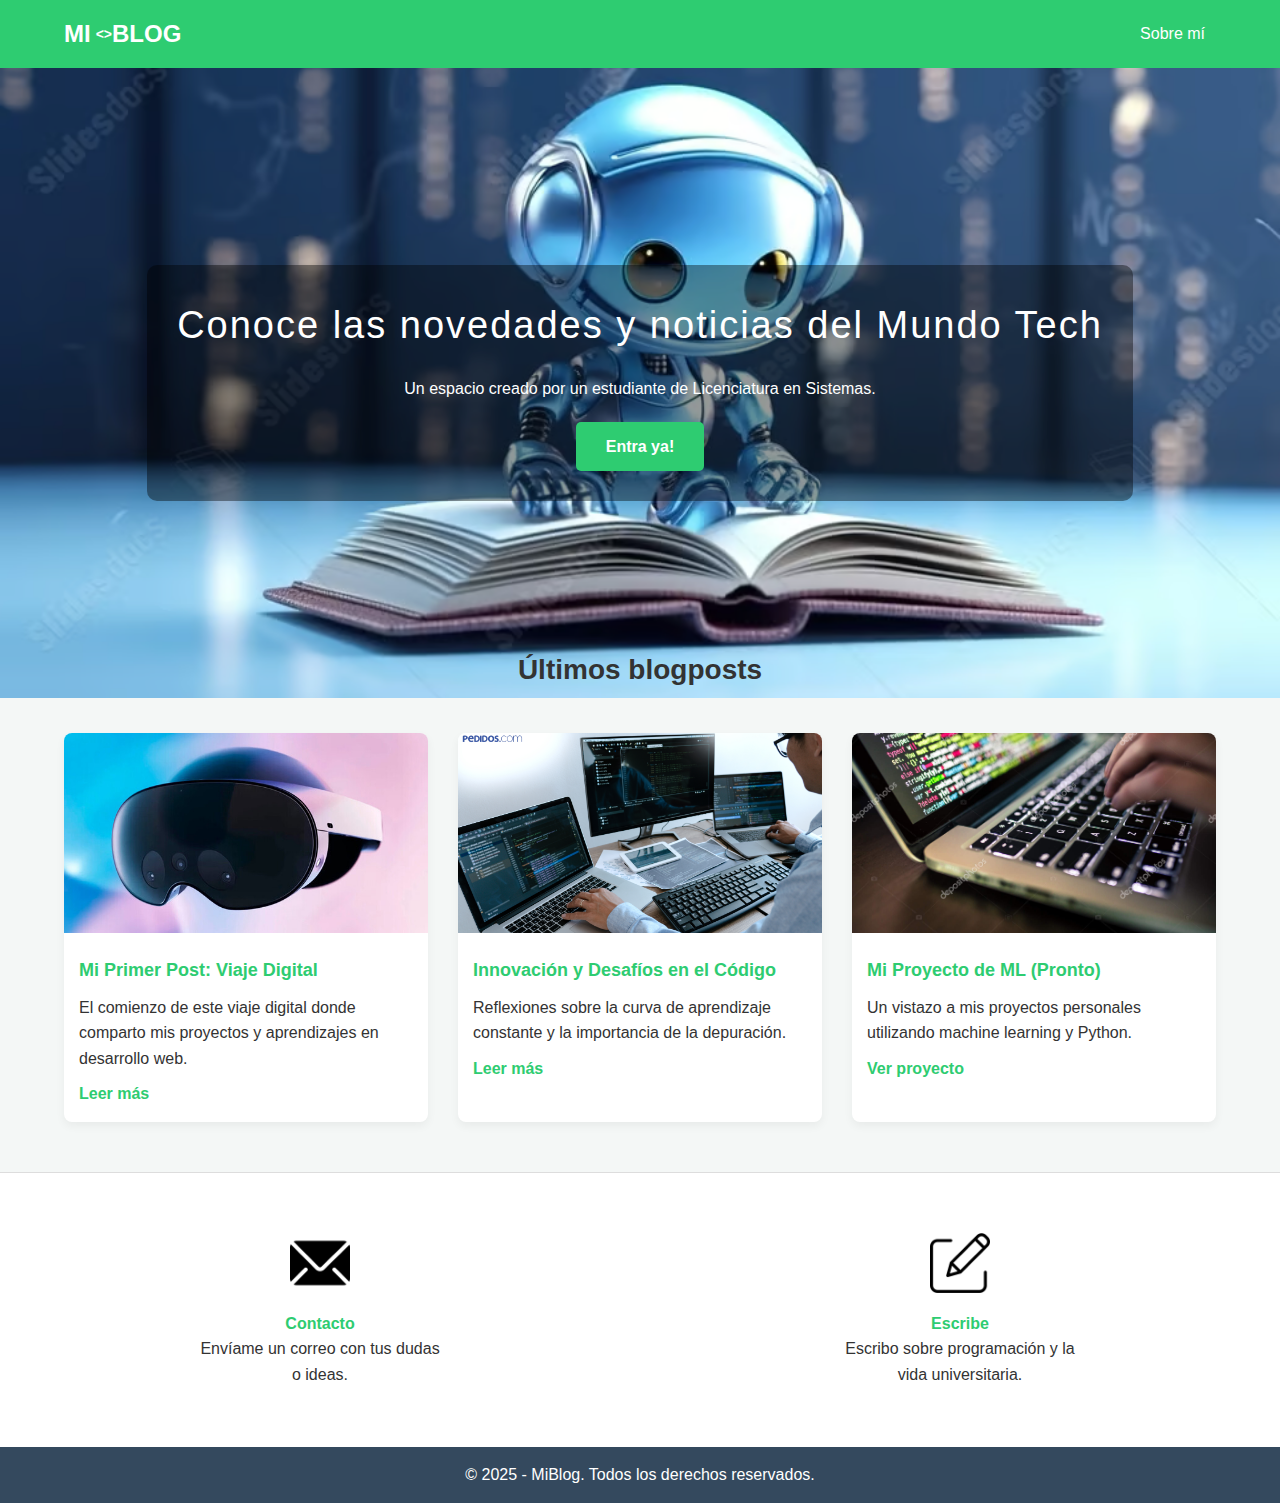
<file: Blog/index.html>
<!DOCTYPE html>
<html lang="es">
<head>
<meta charset="UTF-8">
<title>Inicio - MiBlog Tech</title>
<link rel="stylesheet" href="styles.css">
</head>
<body>

<header class="header shadow">
    <div class="contenedor nav-container">
        <h1 class="logo">MI <span style="font-size: 14px;">&lt;&gt;</span> BLOG</h1>
        <nav class="nav">
            <a href="perfil.html" target="_blank">Sobre mí</a>
        </nav>
    </div>
</header>

<section class="hero">
    <div class="hero-content fade-in">
        <h2>Conoce las novedades y noticias del Mundo Tech</h2>
        <p>Un espacio creado por un estudiante de Licenciatura en Sistemas.</p>
        <a href="#posts" class="btn-primario">Entra ya!</a>
    </div>
</section>

<section class="posts-grid" id="posts">
    <div class="contenedor">
        <h3>Últimos blogposts</h3>
        
        <div class="grid-container">
            <article class="post-card">
                <img src="img/post-img-1.png" alt="Persona usando gafas VR">
                <div class="post-info">
                    <h4>Mi Primer Post: Viaje Digital</h4>
                    <p>El comienzo de este viaje digital donde comparto mis proyectos y aprendizajes en desarrollo web.</p>
                    <a href="post1.html">Leer más</a>
                </div>
            </article>

            <article class="post-card">
                <img src="img/Post-img-2.png" alt="Escritorio de trabajo con laptop">
                <div class="post-info">
                    <h4>Innovación y Desafíos en el Código</h4>
                    <p>Reflexiones sobre la curva de aprendizaje constante y la importancia de la depuración.</p>
                    <a href="post2.html">Leer más</a>
                </div>
            </article>
            
            <article class="post-card">
                 <img src="img/Post-img-3.png" alt="Mano escribiendo código">
                <div class="post-info">
                    <h4>Mi Proyecto de ML (Pronto)</h4>
                    <p>Un vistazo a mis proyectos personales utilizando machine learning y Python.</p>
                    <a href="post-ml.html">Ver proyecto</a>
                </div>
            </article>
        </div>
    </div>
</section>

<section class="contacto">
    <div class="item-contacto">
        <img src="img/icon-mail.png" alt="Icono de email">
        <h4>Contacto</h4>
        <p>Envíame un correo con tus dudas o ideas.</p>
    </div>
    <div class="item-contacto">
        <img src="img/icon-write.png" alt="Icono de escribir">
        <h4>Escribe</h4>
        <p>Escribo sobre programación y la vida universitaria.</p>
    </div>
</section>

<footer class="footer">
    <p>© 2025 - MiBlog. Todos los derechos reservados.</p>
</footer>

</body>
</file>
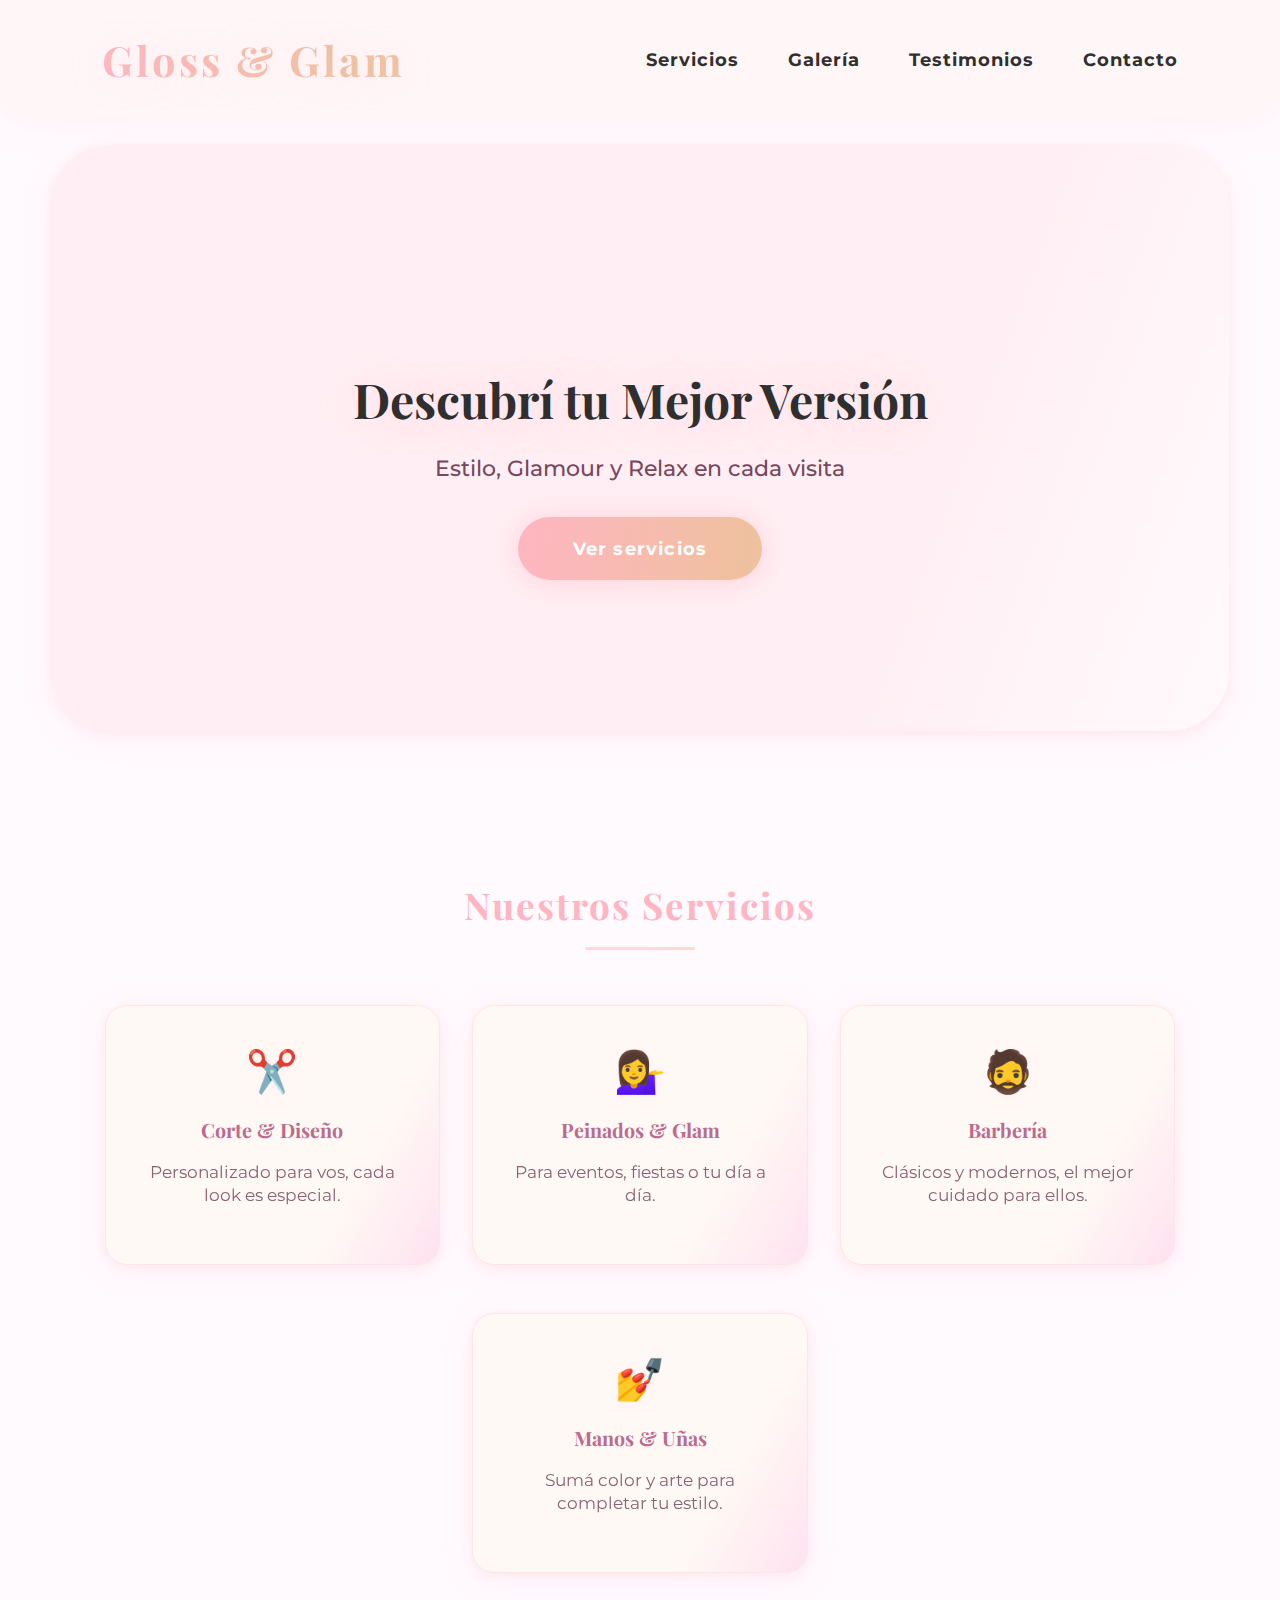
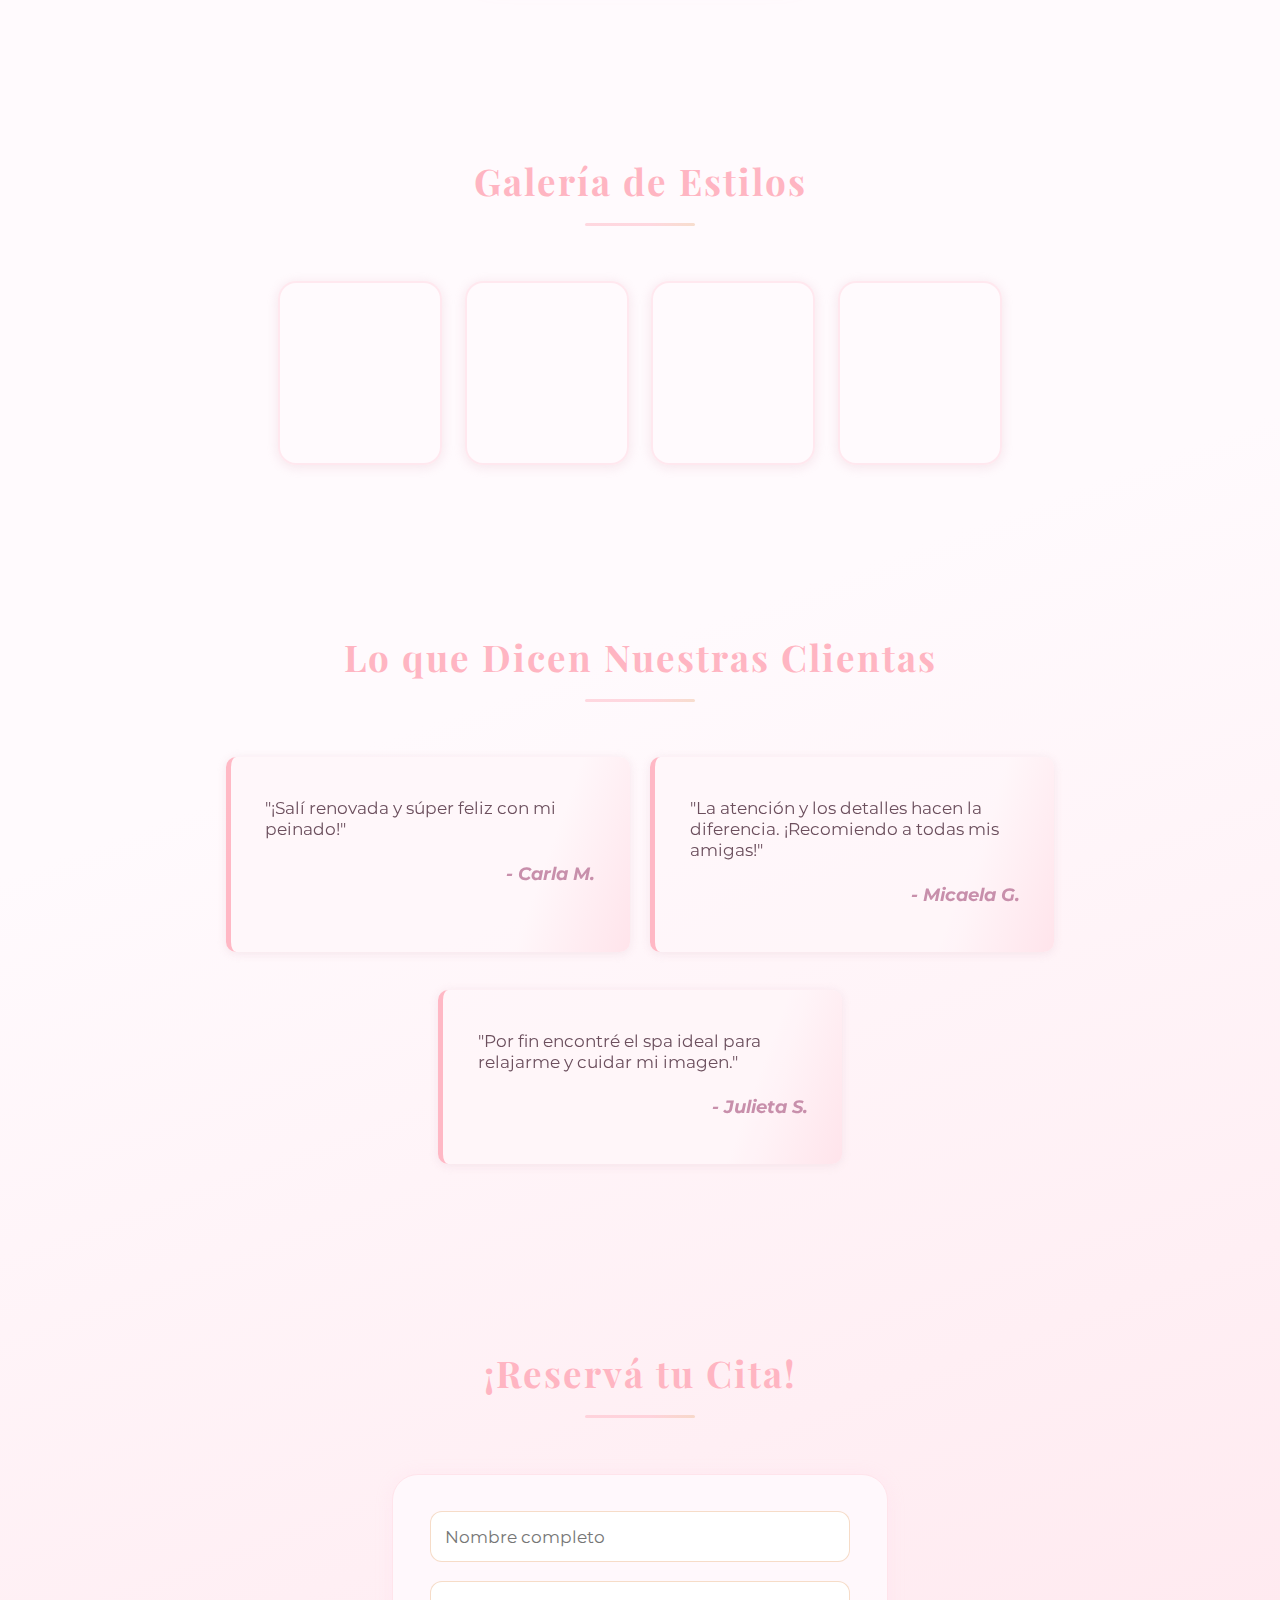
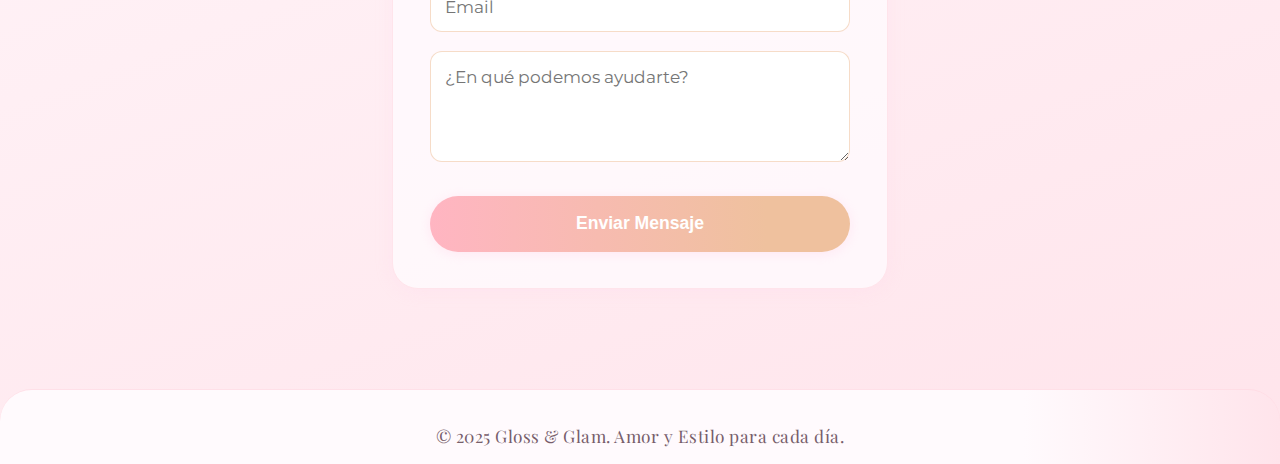
<file: Peluqueria/index.html>
<!DOCTYPE html>
<html lang="es">
<head>
    <meta charset="UTF-8">
    <title>Gloss & Glam - SPA</title>
    <link rel="stylesheet" href="styles.css">
    <!-- Google Fonts - Montserrat & Playfair Display -->
    <link href="https://fonts.googleapis.com/css2?family=Montserrat:wght@400;700&family=Playfair+Display:wght@700&display=swap" rel="stylesheet">
    <meta name="viewport" content="width=device-width, initial-scale=1.0">
</head>
<body>
    <header>
        <div class="logo"><span>Gloss & Glam</span></div>
        <nav>
            <a href="#servicios">Servicios</a>
            <a href="#galeria">Galería</a>
            <a href="#testimonios">Testimonios</a>
            <a href="#contacto">Contacto</a>
        </nav>
    </header>

    <section class="hero">
        <div class="hero-overlay"></div>
        <div class="hero-content">
            <h1>Descubrí tu Mejor Versión</h1>
            <p class="hero-sub">Estilo, Glamour y Relax en cada visita</p>
            <a href="#servicios" class="cta-btn">Ver servicios</a>
        </div>
    </section>

    <section id="servicios" class="servicios">
        <h2 class="section-title">Nuestros Servicios</h2>
        <div class="servicio-lista">
            <div class="servicio-item">
                <div class="servicio-icono">✂️</div>
                <h3>Corte & Diseño</h3>
                <p>Personalizado para vos, cada look es especial.</p>
            </div>
            <div class="servicio-item">
                <div class="servicio-icono">💁‍♀️</div>
                <h3>Peinados & Glam</h3>
                <p>Para eventos, fiestas o tu día a día.</p>
            </div>
            <div class="servicio-item">
                <div class="servicio-icono">🧔</div>
                <h3>Barbería</h3>
                <p>Clásicos y modernos, el mejor cuidado para ellos.</p>
            </div>
            <div class="servicio-item">
                <div class="servicio-icono">💅</div>
                <h3>Manos & Uñas</h3>
                <p>Sumá color y arte para completar tu estilo.</p>
            </div>
        </div>
    </section>

    <section id="galeria" class="galeria">
        <h2 class="section-title">Galería de Estilos</h2>
        <div class="galeria-imagenes">
            <div class="galeria-img" style="background-image:url('https://images.unsplash.com/photo-1517841905240-472988babdf9?fit=crop&w=400&q=80');"></div>
            <div class="galeria-img" style="background-image:url('https://images.unsplash.com/photo-1506744038136-46273834b3fb?fit=crop&w=400&q=80');"></div>
            <div class="galeria-img" style="background-image:url('https://images.unsplash.com/photo-1510414696678-2415ad8474aa?fit=crop&w=400&q=80');"></div>
            <div class="galeria-img" style="background-image:url('https://images.unsplash.com/photo-1503342217505-b0a15ec3261c?fit=crop&w=400&q=80');"></div>
        </div>
    </section>

    <section id="testimonios" class="testimonios">
        <h2 class="section-title">Lo que Dicen Nuestras Clientas</h2>
        <div class="testimonios-lista">
            <div class="testimonio-item">
                <p>"¡Salí renovada y súper feliz con mi peinado!"</p>
                <h4>- Carla M.</h4>
            </div>
            <div class="testimonio-item">
                <p>"La atención y los detalles hacen la diferencia. ¡Recomiendo a todas mis amigas!"</p>
                <h4>- Micaela G.</h4>
            </div>
            <div class="testimonio-item">
                <p>"Por fin encontré el spa ideal para relajarme y cuidar mi imagen."</p>
                <h4>- Julieta S.</h4>
            </div>
        </div>
    </section>

    <section id="contacto" class="contacto">
        <h2 class="section-title">¡Reservá tu Cita!</h2>
        <form>
            <input type="text" placeholder="Nombre completo" required>
            <input type="email" placeholder="Email" required>
            <textarea placeholder="¿En qué podemos ayudarte?" required></textarea>
            <button type="submit">Enviar Mensaje</button>
        </form>
    </section>

    <footer>
        <div>© 2025 Gloss & Glam. Amor y Estilo para cada día.</div>
    </footer>
</body>
</html>
</file>
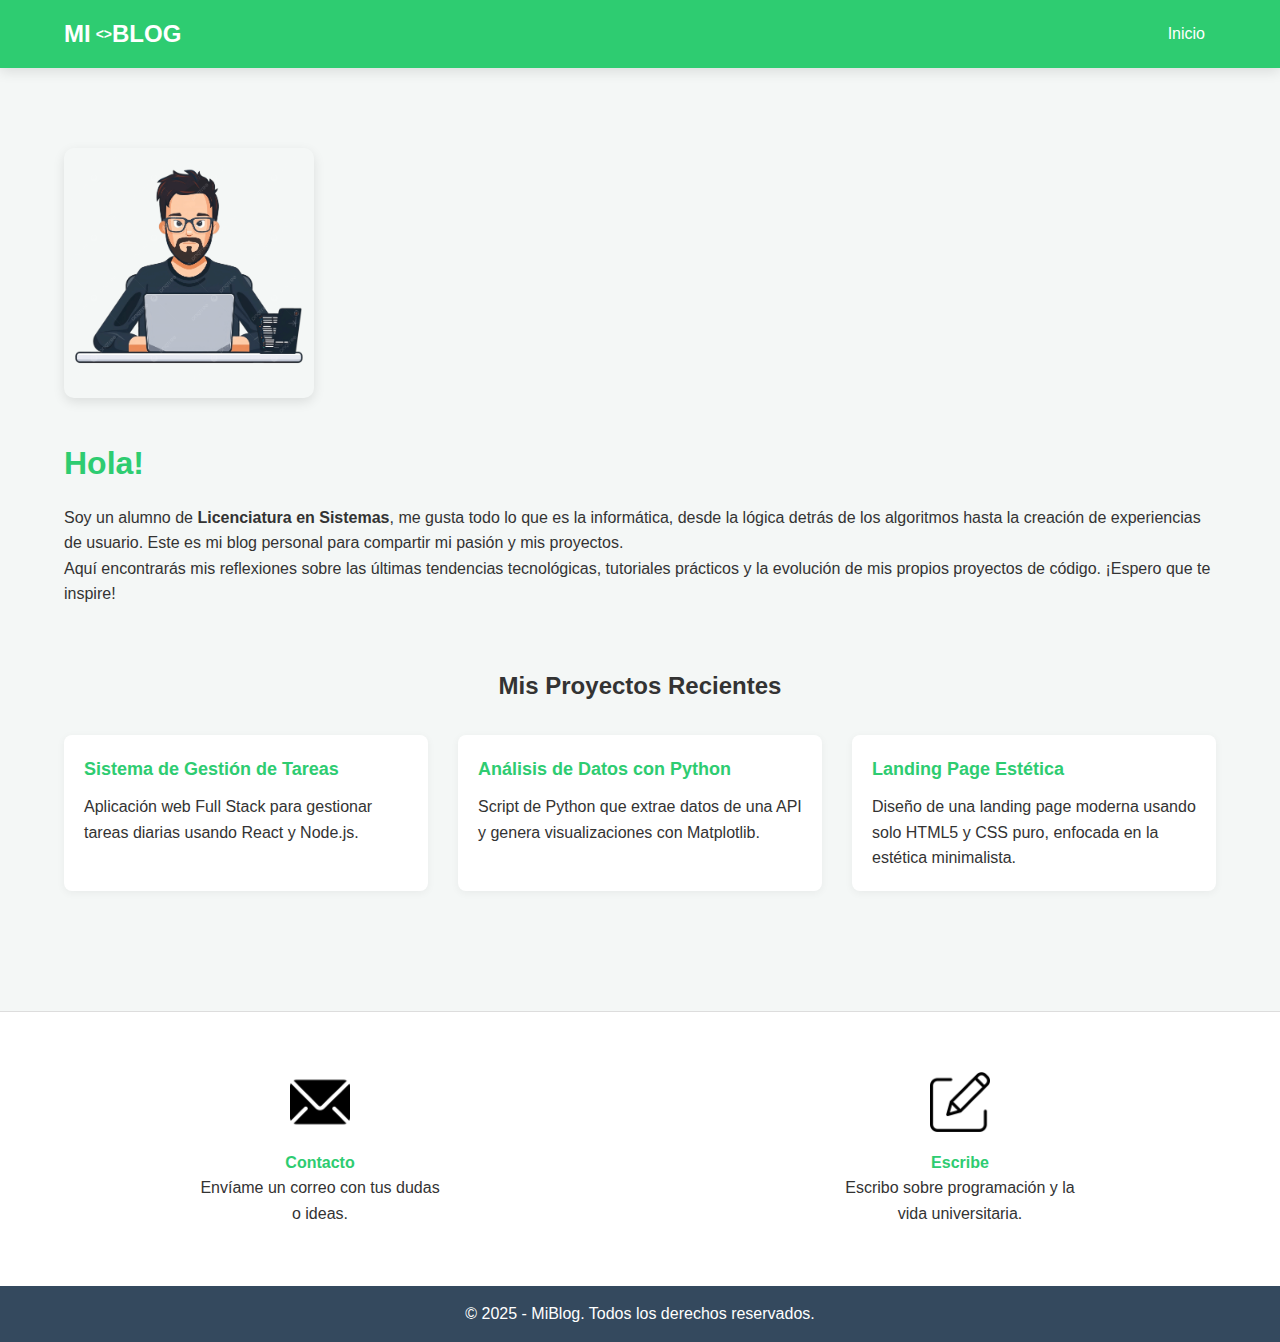
<file: Blog/perfil.html>
<!DOCTYPE html>
<html lang="es">
<head>
<meta charset="UTF-8">
<title>Sobre mí - MiBlog Tech</title>
<link rel="stylesheet" href="styles.css">
</head>
<body>

<header class="header shadow">
    <div class="contenedor nav-container">
        <h1 class="logo">MI <span style="font-size: 14px;">&lt;&gt;</span> BLOG</h1>
        <nav class="nav">
            <a href="index.html">Inicio</a>
        </nav>
    </div>
</header>

<section class="perfil-seccion">
    <div class="contenedor">
        <div class="perfil-content">
            <img src="img/Perfil-dev.png" alt="Ilustración de un desarrollador" class="perfil-img shadow">
            <div class="perfil-info">
                <h2>Hola!</h2>
                <p>Soy un alumno de <b>Licenciatura en Sistemas</b>, me gusta todo lo que es la informática, desde la lógica detrás de los algoritmos hasta la creación de experiencias de usuario. Este es mi blog personal para compartir mi pasión y mis proyectos.</p>
                <p>Aquí encontrarás mis reflexiones sobre las últimas tendencias tecnológicas, tutoriales prácticos y la evolución de mis propios proyectos de código. ¡Espero que te inspire!</p>
            </div>
        </div>

        <div class="proyectos-grid">
            <h3>Mis Proyectos Recientes</h3>
            
            <div class="grid-container">
                <div class="proyecto-card">
                    <h4>Sistema de Gestión de Tareas</h4>
                    <p>Aplicación web Full Stack para gestionar tareas diarias usando React y Node.js.</p>
                </div>

                <div class="proyecto-card">
                    <h4>Análisis de Datos con Python</h4>
                    <p>Script de Python que extrae datos de una API y genera visualizaciones con Matplotlib.</p>
                </div>

                <div class="proyecto-card">
                    <h4>Landing Page Estética</h4>
                    <p>Diseño de una landing page moderna usando solo HTML5 y CSS puro, enfocada en la estética minimalista.</p>
                </div>
            </div>
        </div>
    </div>
</section>

<section class="contacto">
    <div class="item-contacto">
        <img src="img/icon-mail.png" alt="Icono de email">
        <h4>Contacto</h4>
        <p>Envíame un correo con tus dudas o ideas.</p>
    </div>
    <div class="item-contacto">
        <img src="img/icon-write.png" alt="Icono de escribir">
        <h4>Escribe</h4>
        <p>Escribo sobre programación y la vida universitaria.</p>
    </div>
</section>

<footer class="footer">
    <p>© 2025 - MiBlog. Todos los derechos reservados.</p>
</footer>

</body>
</html>
</file>
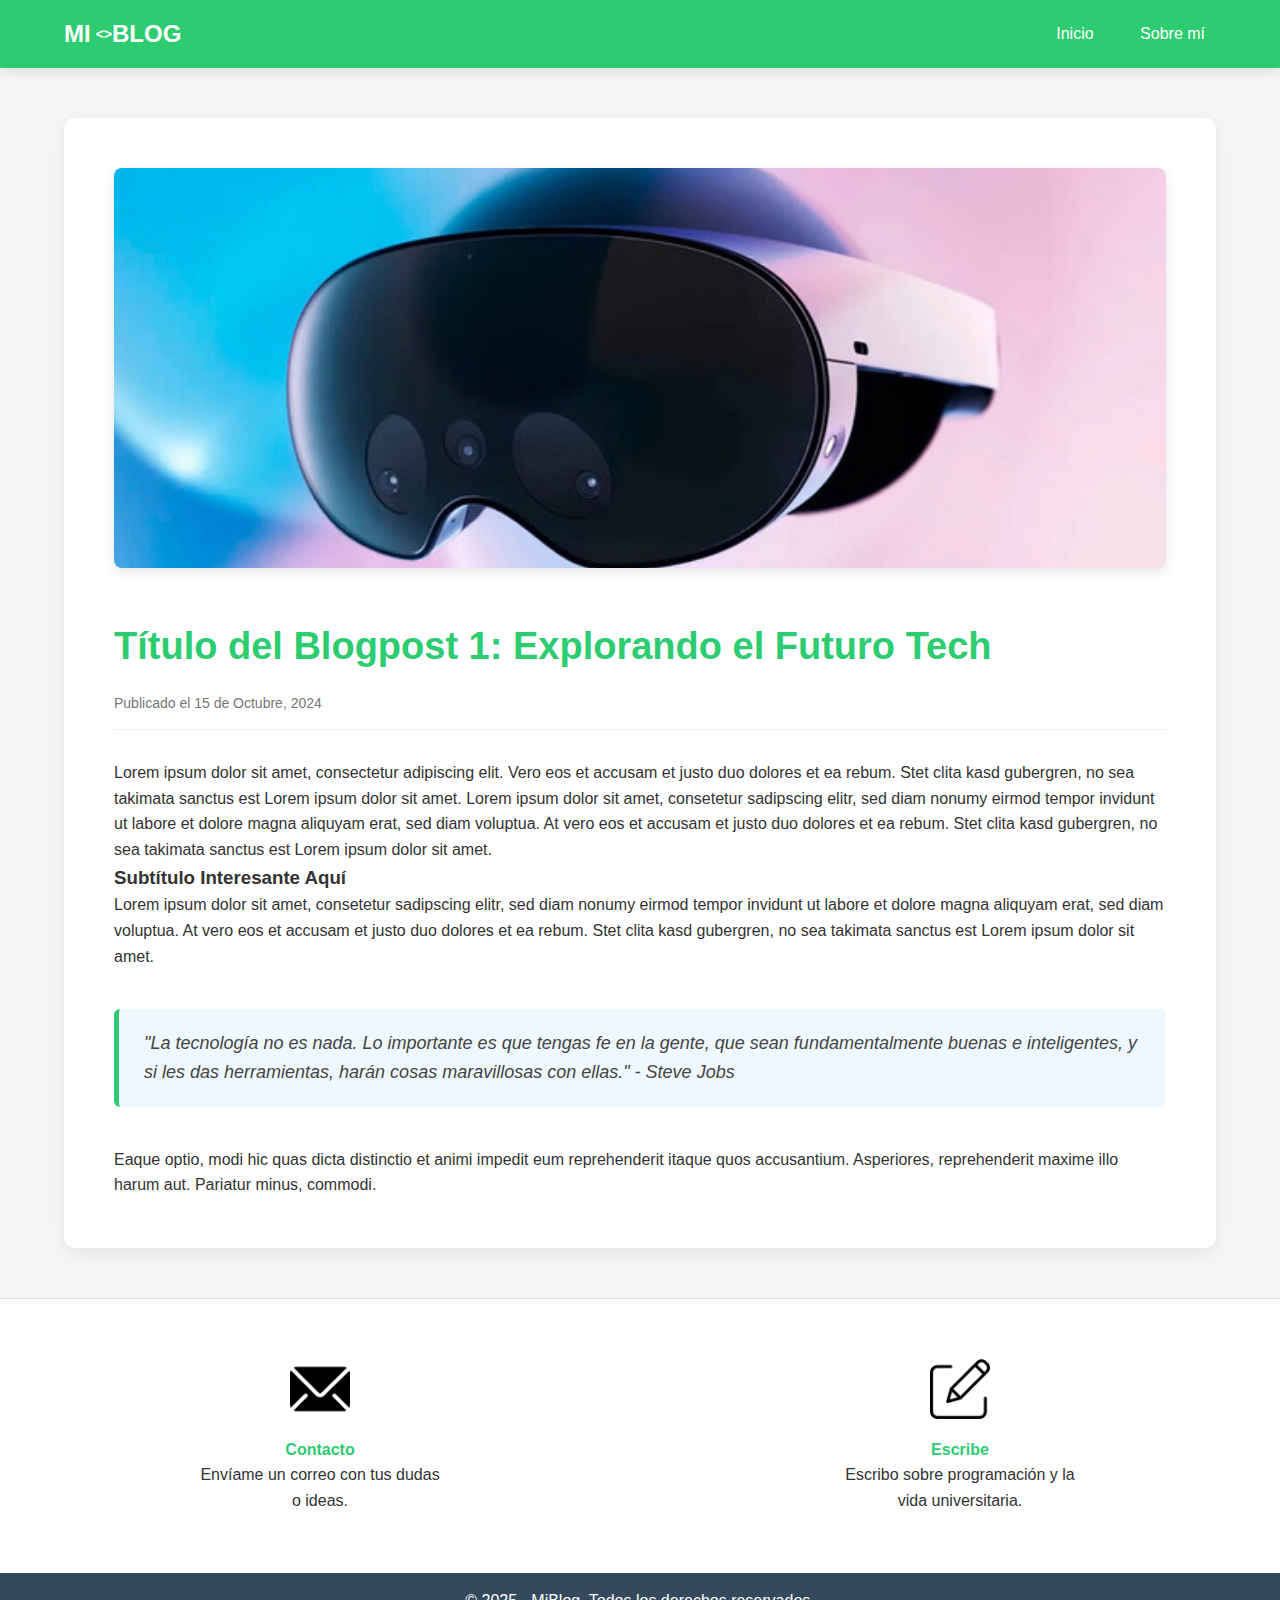
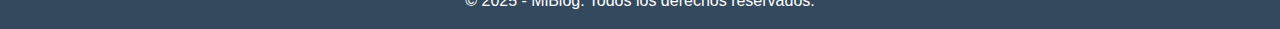
<file: Blog/post1.html>
<!DOCTYPE html>
<html lang="es">
<head>
<meta charset="UTF-8">
<title>Mi Primer Post - MiBlog Tech</title>
<link rel="stylesheet" href="styles.css">
</head>
<body>

<header class="header shadow">
    <div class="contenedor nav-container">
        <h1 class="logo">MI <span style="font-size: 14px;">&lt;&gt;</span> BLOG</h1>
        <nav class="nav">
            <a href="index.html">Inicio</a>
            <a href="perfil.html" target="_blank">Sobre mí</a>
        </nav>
    </div>
</header>

<section class="blogpost-contenido contenedor">
    <img src="img/post-img-1.png" alt="Imagen destacada del blogpost" class="blogpost-principal-img shadow">
    <h2>Título del Blogpost 1: Explorando el Futuro Tech</h2>
    <p class="blogpost-fecha">Publicado el 15 de Octubre, 2024</p>

    <p>Lorem ipsum dolor sit amet, consectetur adipiscing elit. Vero eos et accusam et justo duo dolores et ea rebum. Stet clita kasd gubergren, no sea takimata sanctus est Lorem ipsum dolor sit amet. Lorem ipsum dolor sit amet, consetetur sadipscing elitr, sed diam nonumy eirmod tempor invidunt ut labore et dolore magna aliquyam erat, sed diam voluptua. At vero eos et accusam et justo duo dolores et ea rebum. Stet clita kasd gubergren, no sea takimata sanctus est Lorem ipsum dolor sit amet.</p>

    <h3>Subtítulo Interesante Aquí</h3>
    <p>Lorem ipsum dolor sit amet, consetetur sadipscing elitr, sed diam nonumy eirmod tempor invidunt ut labore et dolore magna aliquyam erat, sed diam voluptua. At vero eos et accusam et justo duo dolores et ea rebum. Stet clita kasd gubergren, no sea takimata sanctus est Lorem ipsum dolor sit amet.</p>
    
    <blockquote>
        "La tecnología no es nada. Lo importante es que tengas fe en la gente, que sean fundamentalmente buenas e inteligentes, y si les das herramientas, harán cosas maravillosas con ellas." - Steve Jobs
    </blockquote>

    <p>Eaque optio, modi hic quas dicta distinctio et animi impedit eum reprehenderit itaque quos accusantium. Asperiores, reprehenderit maxime illo harum aut. Pariatur minus, commodi.</p>
</section>

<section class="contacto">
    <div class="item-contacto">
        <img src="img/icon-mail.png" alt="Icono de email">
        <h4>Contacto</h4>
        <p>Envíame un correo con tus dudas o ideas.</p>
    </div>
    <div class="item-contacto">
        <img src="img/icon-write.png" alt="Icono de escribir">
        <h4>Escribe</h4>
        <p>Escribo sobre programación y la vida universitaria.</p>
    </div>
</section>

<footer class="footer">
    <p>© 2025 - MiBlog. Todos los derechos reservados.</p>
</footer>

</body>
</html>
</file>
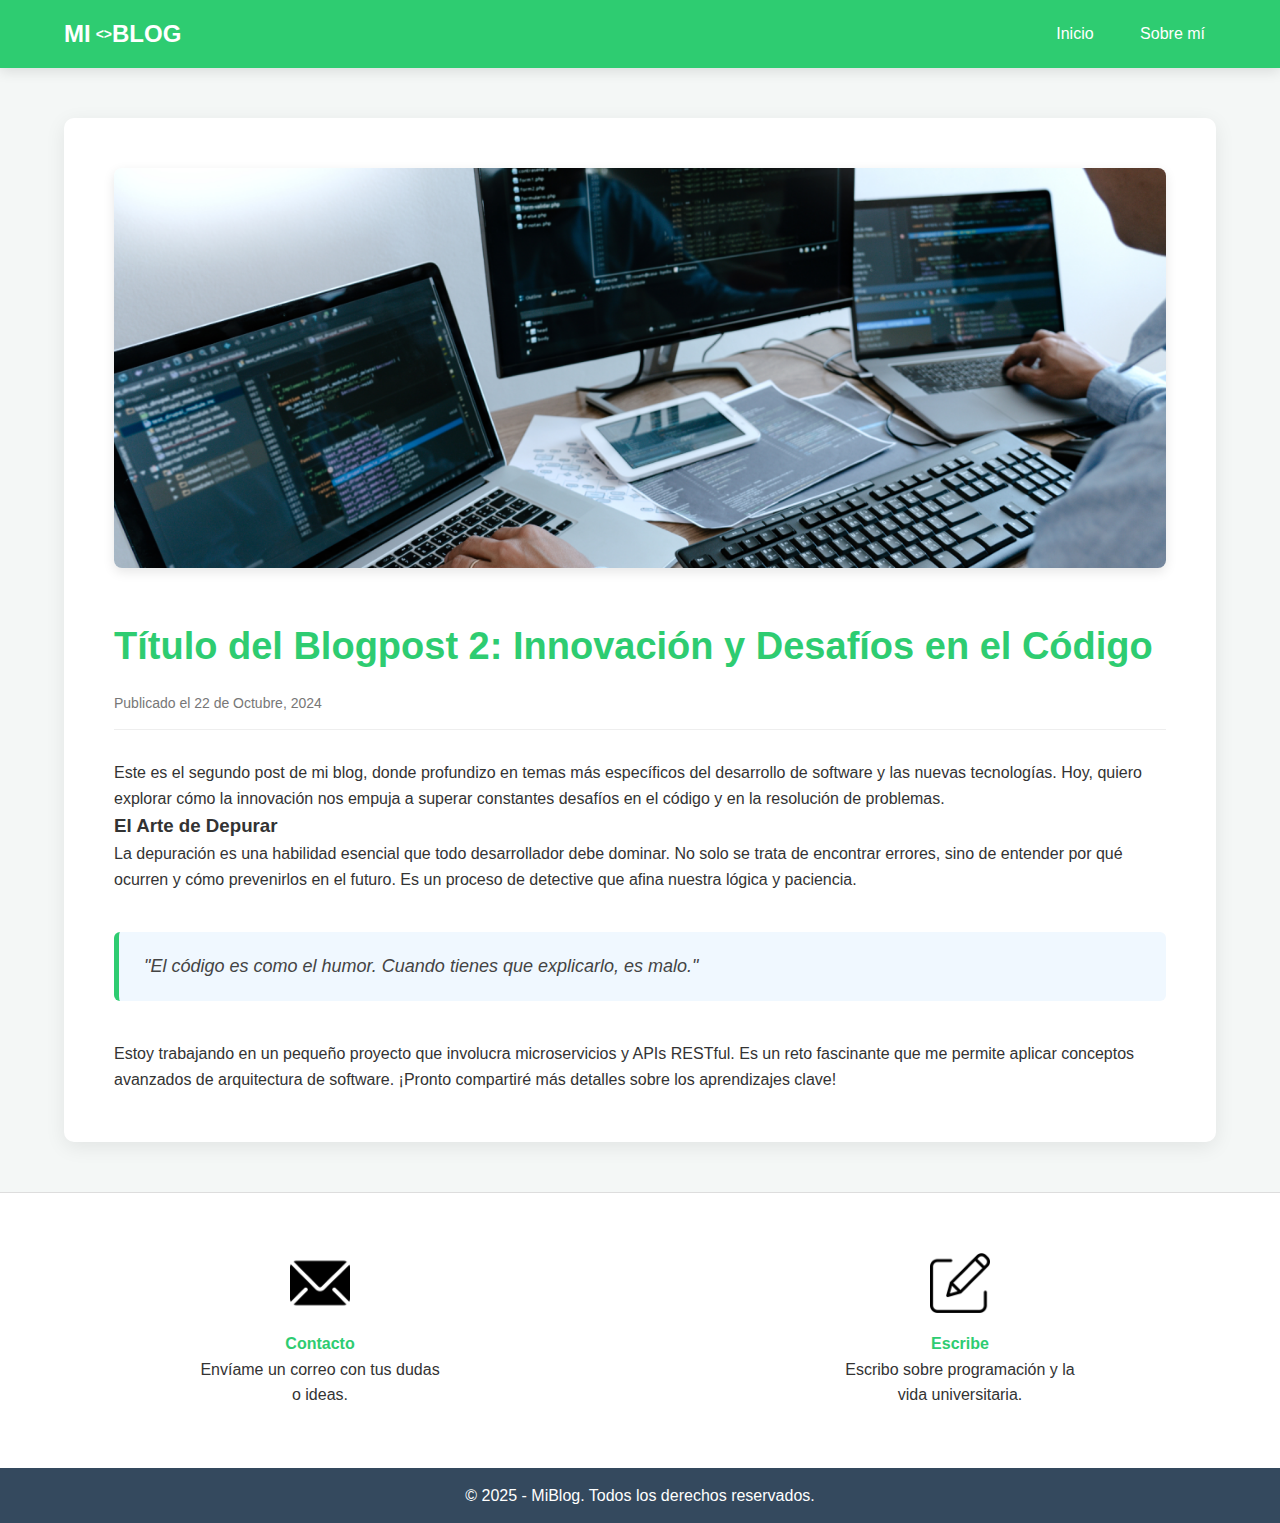
<file: Blog/post2.html>
<!DOCTYPE html>
<html lang="es">
<head>
<meta charset="UTF-8">
<title>Segundo Post - MiBlog Tech</title>
<link rel="stylesheet" href="styles.css">
</head>
<body>

<header class="header shadow">
    <div class="contenedor nav-container">
        <h1 class="logo">MI <span style="font-size: 14px;">&lt;&gt;</span> BLOG</h1>
        <nav class="nav">
            <a href="index.html">Inicio</a>
            <a href="perfil.html" target="_blank">Sobre mí</a>
        </nav>
    </div>
</header>

<section class="blogpost-contenido contenedor">
    <img src="img/Post-img-2.png" alt="Imagen destacada del blogpost" class="blogpost-principal-img shadow">
    <h2>Título del Blogpost 2: Innovación y Desafíos en el Código</h2>
    <p class="blogpost-fecha">Publicado el 22 de Octubre, 2024</p>

    <p>Este es el segundo post de mi blog, donde profundizo en temas más específicos del desarrollo de software y las nuevas tecnologías. Hoy, quiero explorar cómo la innovación nos empuja a superar constantes desafíos en el código y en la resolución de problemas.</p>

    <h3>El Arte de Depurar</h3>
    <p>La depuración es una habilidad esencial que todo desarrollador debe dominar. No solo se trata de encontrar errores, sino de entender por qué ocurren y cómo prevenirlos en el futuro. Es un proceso de detective que afina nuestra lógica y paciencia.</p>
    
    <blockquote>
        "El código es como el humor. Cuando tienes que explicarlo, es malo."
    </blockquote>

    <p>Estoy trabajando en un pequeño proyecto que involucra microservicios y APIs RESTful. Es un reto fascinante que me permite aplicar conceptos avanzados de arquitectura de software. ¡Pronto compartiré más detalles sobre los aprendizajes clave!</p>
</section>

<section class="contacto">
    <div class="item-contacto">
        <img src="img/icon-mail.png" alt="Icono de email">
        <h4>Contacto</h4>
        <p>Envíame un correo con tus dudas o ideas.</p>
    </div>
    <div class="item-contacto">
        <img src="img/icon-write.png" alt="Icono de escribir">
        <h4>Escribe</h4>
        <p>Escribo sobre programación y la vida universitaria.</p>
    </div>
</section>

<footer class="footer">
    <p>© 2025 - MiBlog. Todos los derechos reservados.</p>
</footer>

</body>
</html>
</file>
<file: Blog/styles.css>
* {
    margin: 0;
    padding: 0;
    box-sizing: border-box;
}

:root {
    /* Turquesa/Verde usado en las maquetas para el header y botones */
    --color-nuevo: #2ecc71; 
    --color-texto: #333;
    --color-fondo: #f4f7f6; /* Fondo gris claro */
}

body {
    font-family: 'Segoe UI', Tahoma, Geneva, Verdana, sans-serif;
    background: var(--color-fondo);
    color: var(--color-texto);
    line-height: 1.6;
}

/* UTILIDADES */
.shadow {
    box-shadow: 0 4px 12px rgba(0,0,0,0.1);
}

.contenedor {
    width: 90%;
    max-width: 1200px;
    margin: auto;
}

/* HEADER Y NAVEGACIÓN */
.header {
    background: var(--color-nuevo); /* Color de cabecera turquesa */
    padding: 15px 0;
}

.nav-container {
    display: flex;
    align-items: center;
    justify-content: space-between;
}

.logo {
    color: white;
    font-size: 24px;
    font-weight: 700;
    display: flex;
    align-items: center;
}

.logo span { color: #fff; margin-left: 5px; font-size: 30px; }

.nav a {
    color: white;
    margin-left: 20px;
    text-decoration: none;
    font-weight: 500;
    padding: 5px 10px;
    border: 1px solid transparent;
    transition: 0.3s;
}

.nav a:hover { 
    border-color: white;
    border-radius: 5px;
}

/* HERO (PÁGINA DE INICIO) */
.hero {
    /* RUTA CORREGIDA: Apuntando a hero-robot.avif */
    background: url('img/hero-robot.avif') no-repeat center center/cover;
    height: 70vh;
    display: flex;
    align-items: center;
    justify-content: center;
    text-align: center;
    color: white;
}

.hero-content {
    padding: 30px;
    background: rgba(0, 0, 0, 0.4);
    border-radius: 10px;
}

.hero h2 {
    font-size: 38px;
    margin-bottom: 20px;
    font-weight: 300;
    letter-spacing: 2px;
}

.btn-primario {
    display: inline-block;
    margin-top: 20px;
    padding: 12px 30px;
    background: var(--color-nuevo);
    color: white;
    border-radius: 5px;
    text-decoration: none;
    font-weight: bold;
    transition: 0.3s;
}

.btn-primario:hover {
    background: #27ae60;
}

/* SECCIÓN BLOGS (index.html) */
.posts-grid {
    padding: 50px 0;
    margin-top: -100px; 
}

.posts-grid h3 {
    text-align: center;
    margin-bottom: 40px;
    font-size: 28px;
    color: var(--color-texto);
}

.grid-container {
    display: grid;
    gap: 30px;
    grid-template-columns: repeat(auto-fit, minmax(300px, 1fr));
}

.post-card {
    background: white;
    border-radius: 8px;
    overflow: hidden;
    box-shadow: 0 4px 10px rgba(0,0,0,0.05);
    transition: 0.3s;
}

.post-card:hover {
    transform: translateY(-5px);
    box-shadow: 0 8px 20px rgba(0,0,0,0.15);
}

.post-card img {
    width: 100%;
    height: 200px;
    object-fit: cover;
}

.post-info {
    padding: 15px;
}

.post-info h4 {
    color: var(--color-nuevo);
    margin-bottom: 10px;
    font-size: 18px;
}

.post-info a {
    display: inline-block;
    color: var(--color-nuevo);
    text-decoration: none;
    font-weight: bold;
    margin-top: 10px;
}

/* PERFIL (SOBRE MÍ) */
.perfil-seccion {
    padding: 80px 0;
}

.perfil-content {
    display: flex;
    gap: 40px;
    align-items: center;
    margin-bottom: 60px;
    flex-wrap: wrap; 
}

.perfil-img {
    width: 250px;
    height: 250px;
    object-fit: cover;
    border-radius: 10px; 
    flex-shrink: 0;
}

.perfil-info h2 {
    color: var(--color-nuevo);
    font-size: 32px;
    margin-bottom: 15px;
}

.proyectos-grid {
    text-align: center;
    margin-bottom: 40px;
}

.proyectos-grid h3 {
    font-size: 24px;
    color: var(--color-texto);
    margin-bottom: 30px;
}

.proyecto-card {
    background: white;
    padding: 20px;
    border-radius: 8px;
    text-align: left;
    box-shadow: 0 2px 8px rgba(0,0,0,0.05);
}

.proyecto-card h4 {
    color: var(--color-nuevo);
    margin-bottom: 10px;
    font-size: 18px;
}

/* BLOGPOSTS INDIVIDUALES */
.blogpost-contenido {
    background: white;
    padding: 50px;
    margin: 50px auto;
    border-radius: 10px;
    box-shadow: 0 5px 20px rgba(0,0,0,0.08);
}

.blogpost-principal-img {
    width: 100%;
    max-height: 400px;
    object-fit: cover;
    border-radius: 8px;
    margin-bottom: 40px;
}

.blogpost-contenido h2 {
    color: var(--color-nuevo);
    font-size: 38px;
    margin-bottom: 15px;
}

.blogpost-fecha {
    color: #777;
    font-size: 14px;
    margin-bottom: 30px;
    display: block;
    border-bottom: 1px solid #eee;
    padding-bottom: 15px;
}

blockquote {
    background: #f0f8ff; 
    border-left: 5px solid var(--color-nuevo); 
    padding: 20px 25px;
    margin: 40px 0;
    font-style: italic;
    color: #444;
    border-radius: 6px;
    font-size: 18px;
}


/* SECCIÓN DE CONTACTO */
.contacto {
    background: white;
    padding: 40px 0;
    border-top: 1px solid #ddd;
    display: flex;
    justify-content: space-around;
    align-items: center;
    flex-wrap: wrap;
}

.item-contacto {
    text-align: center;
    max-width: 250px;
    margin: 20px;
}

.item-contacto h4 {
    color: var(--color-nuevo);
    margin-top: 10px;
}

.item-contacto img {
    width: 60px;
}

/* FOOTER */
.footer {
    background: #34495e; 
    color: white;
    text-align: center;
    padding: 15px;
}
</file>
<file: Peluqueria/styles.css>
/* Fuentes y variables */
:root {
  --rosa: #ffb5c2;
  --rosa-claro: #ffe4eb;
  --champagne: #fbeed7;
  --dorado: #efc19e;
  --gris-osc: #302f2f;
  --shadow: 0 6px 24px #ffc9e540, 0 1.5px 6px #efc19e22;
  --p-hero: 'Playfair Display', serif;
  --p-body: 'Montserrat', sans-serif;
}

body {
  font-family: var(--p-body);
  color: var(--gris-osc);
  background: linear-gradient(160deg, #fffafd 60%, #ffe4eb 100%);
  margin: 0;
  min-height: 100vh;
}

/* Header chic */
header {
  display: flex;
  align-items: center;
  justify-content: space-between;
  padding: 2em 8vw 2em 8vw;
  background: rgba(255, 245, 248, 0.95);
  box-shadow: 0 2px 32px #ffd4ea40;
  border-radius: 0 0 32px 32px;
}

.logo span {
  font-family: var(--p-hero);
  font-size: 2.6em;
  font-weight: 700;
  letter-spacing: 3px;
  background: linear-gradient(120deg, var(--rosa), var(--dorado) 80%);
  color: transparent;
  -webkit-background-clip: text;
  background-clip: text;
  text-shadow: 0 2px 32px #ffd9e260;
}

nav a {
  color: var(--gris-osc);
  text-decoration: none;
  font-weight: 700;
  margin-left: 2.5em;
  font-family: var(--p-body);
  font-size: 1.12em;
  letter-spacing: 1px;
  border-bottom: 2px solid transparent;
  transition: color 0.25s, border-bottom 0.23s;
}
nav a:hover {
  color: var(--rosa);
  border-bottom: 2px solid var(--rosa);
}

.hero {
  position: relative;
  min-height: 50vh;
  display: flex;
  justify-content: center;
  align-items: center;
  background: url("https://images.unsplash.com/photo-1464983953574-0892a716854b?fit=crop&w=1200&q=80") center/cover;
  border-radius: 60px;
  overflow: hidden;
  margin: 2vw 4vw 3vw 4vw;
  box-shadow: var(--shadow);
}

.hero-overlay {
  position: absolute;
  inset: 0;
  background: linear-gradient(110deg, #ffe4eb88 70%, #fff9f52a 100%);
  z-index: 1;
}

.hero-content {
  position: relative;
  z-index: 2;
  text-align: center;
  color: #413544;
  padding: 4em 2em 3em 2em;
}

.hero h1 {
  font-family: var(--p-hero);
  font-size: 3em;
  margin-bottom: 0.3em;
  text-shadow: 0 2px 32px #ffd9e280;
  color: var(--gris-osc);
}

.hero-sub {
  font-size: 1.4em;
  font-family: var(--p-body);
  font-weight: 500;
  margin-bottom: 1.6em;
  color: #78475c;
}

.cta-btn {
  display: inline-block;
  background: linear-gradient(100deg, var(--rosa), var(--dorado) 95%);
  color: #fff;
  padding: 1.1em 3em;
  border-radius: 32px;
  font-size: 1.13em;
  font-weight: bold;
  box-shadow: 0 2px 24px #ffb5c280;
  text-decoration: none;
  letter-spacing: 1.2px;
  border: none;
  cursor: pointer;
  transition: background 0.22s, box-shadow 0.22s;
}
.cta-btn:hover {
  background: linear-gradient(100deg, var(--dorado), var(--rosa) 95%);
  box-shadow: 0 4px 24px #ffb5c299;
}

/* Secciones generales */
section {
  padding: 5em 5vw 3.5em 5vw;
}

.section-title {
  font-family: var(--p-hero);
  color: var(--rosa);
  font-size: 2.3em;
  letter-spacing: 2px;
  margin-bottom: 0.2em;
  text-align: center;
  position: relative;
}
.section-title:after {
  content: "";
  display: block;
  margin: 0.5em auto 1.5em auto;
  width: 110px;
  height: 3px;
  background: linear-gradient(110deg, var(--rosa) 60%, var(--dorado) 100%);
  border-radius: 2px;
  opacity: 0.5;
}

/* Servicios chic */
.servicio-lista {
  display: flex;
  gap: 2em;
  justify-content: center;
  flex-wrap: wrap;
  margin-top: 2.5em;
}
.servicio-item {
  background: linear-gradient(120deg,#fff9f5 72%, #ffd3e89d 100%);
  border-radius: 22px;
  box-shadow: var(--shadow);
  padding: 2.5em 2.3em;
  min-width: 190px;
  max-width: 260px;
  text-align: center;
  margin-bottom: 1em;
  border: 1.7px solid #ffe4eb;
  position: relative;
  transition: transform 0.14s, box-shadow 0.25s;
}
.servicio-item:hover {
  transform: translateY(-8px) scale(1.03);
  box-shadow: 0 12px 32px #ffc9e59c;
}
.servicio-icono {
  font-size: 2.6em;
  margin-bottom: 0.5em;
  color: var(--rosa);
  text-shadow: 0 2px 10px #fdeef2b0;
}
.servicio-item h3 {
  font-family: var(--p-hero);
  font-size: 1.23em;
  color: #bb6b8d;
  margin-bottom: 0.3em;
}
.servicio-item p {
  color: #77475c;
  font-size: 1.08em;
  line-height: 1.35em;
  opacity: 0.85;
}

/* Galería */
.galeria-imagenes {
  display: flex;
  gap: 1.4em;
  justify-content: center;
  flex-wrap: wrap;
  margin-top: 2.3em;
}
.galeria-img {
  width: 160px;
  height: 180px;
  background-size: cover;
  background-position: center;
  background-repeat: no-repeat;
  border-radius: 18px;
  box-shadow: 0 2px 12px #efd7e099;
  border: 2px solid #ffe4ebcc;
  transition: box-shadow 0.2s, transform 0.18s;
}
.galeria-img:hover {
  box-shadow: 0 6px 24px #ffc9e599;
  transform: scale(1.06);
}

.testimonios-lista {
  display: flex;
  gap: 1.3em;
  justify-content: center;
  flex-wrap: wrap;
  margin-top: 2.1em;
}
.testimonio-item {
  background: linear-gradient(110deg, #fff7fa 75%, #ffe4eb 100%);
  border-left: 5px solid var(--rosa);
  border-radius: 10px;
  box-shadow: 0 1.5px 10px #efd7e099;
  padding: 1.3em 2em;
  min-width: 220px;
  max-width: 330px;
  font-size: 1.08em;
  color: #634554;
  margin-bottom: 1em;
  opacity: 0.94;
}
.testimonio-item h4 {
  color: #c589a7;
  font-size: 1.04em;
  font-style: italic;
  text-align: right;
}

/* Contacto */
.contacto form {
  background: #fff9fddd;
  padding: 2.3em;
  max-width: 420px;
  margin: 2em auto 0 auto;
  border-radius: 26px;
  box-shadow: 0 2px 16px #ffd4ea40;
  display: flex;
  flex-direction: column;
  gap: 1.2em;
  border: 1.4px solid #ffe4eb;
}

.contacto input,
.contacto textarea {
  border: 1.2px solid #efc19e90;
  border-radius: 12px;
  padding: 0.85em;
  font-size: 1.06em;
  font-family: var(--p-body);
  background: #fff;
  color: var(--gris-osc);
}
.contacto textarea {
  min-height: 80px;
  resize: vertical;
}

.contacto button {
  margin-top: 0.8em;
  background: linear-gradient(90deg, var(--rosa), var(--dorado) 80%);
  color: #fff;
  border: none;
  border-radius: 32px;
  font-size: 1.1em;
  font-weight: 700;
  padding: 1em 0;
  box-shadow: 0 2px 12px #ffc9e555;
  cursor: pointer;
  transition: background 0.18s;
}
.contacto button:hover {
  background: linear-gradient(90deg, var(--dorado), var(--rosa) 80%);
}

/* Footer coqueto */
footer {
  background: linear-gradient(90deg,#fffafd 80%, #ffe4eb 100%);
  color: #775e6b;
  text-align: center;
  padding: 2em 0 1em 0;
  font-size: 1.08em;
  font-family: var(--p-hero);
  border-radius: 32px 32px 0 0;
  letter-spacing: 0.5px;
  margin-top: 2.5em;
  border-top: 1.3px solid #ffd9e2cc;
}

/* Mediaqueries para mobile */
@media (max-width: 900px) {
  .servicio-lista, .galeria-imagenes, .testimonios-lista {
    flex-direction: column;
    align-items: center;
    gap: 1.6em;
  }
  section {
    padding: 2.8em 2vw 2em 2vw;
  }
}

@media (max-width: 550px) {
  .hero h1 { font-size: 2em; }
  .section-title { font-size: 1.5em; }
  .logo span { font-size: 1.2em; }
  header { flex-direction: column; gap: 1em; padding: 1.2em 2vw 1.2em 2vw;}
  .hero { min-height: 33vh; margin: 1vw; border-radius: 24px;}
  footer { border-radius: 14px 14px 0 0;}
}
</file>
